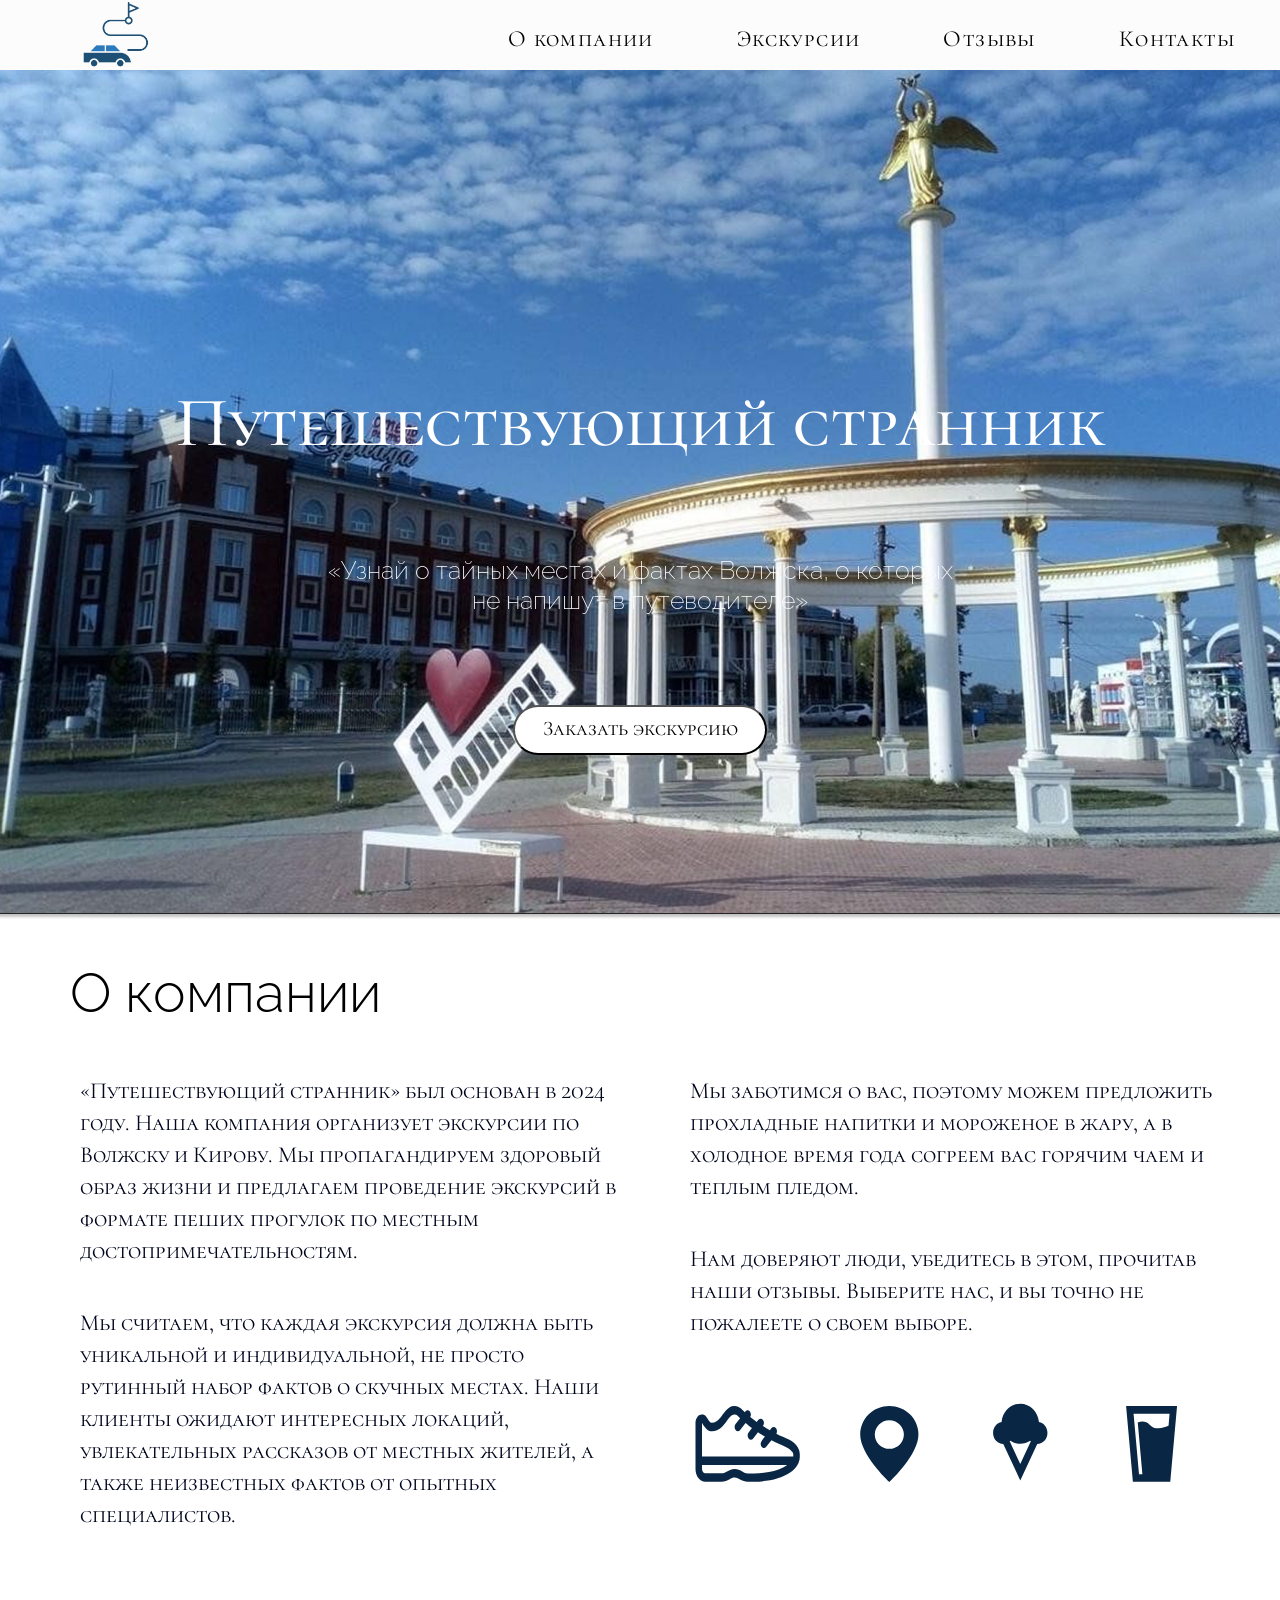
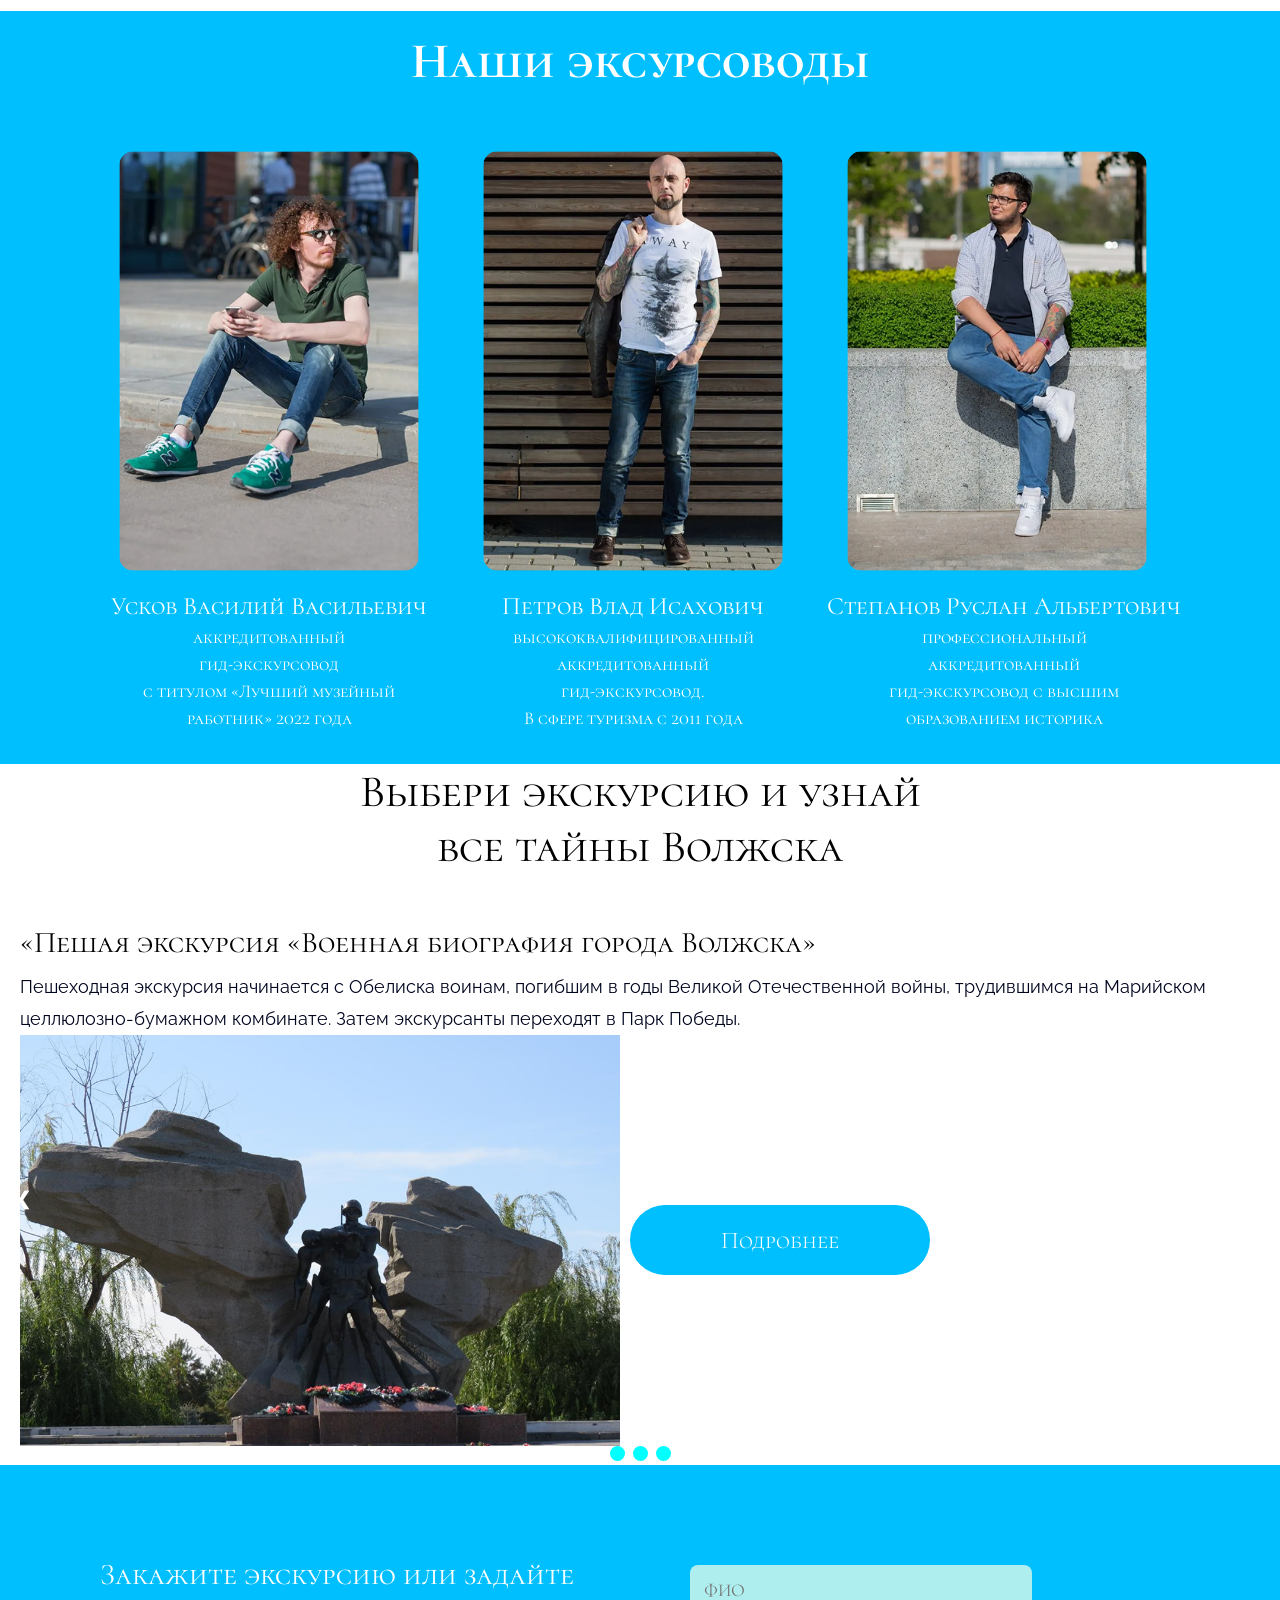
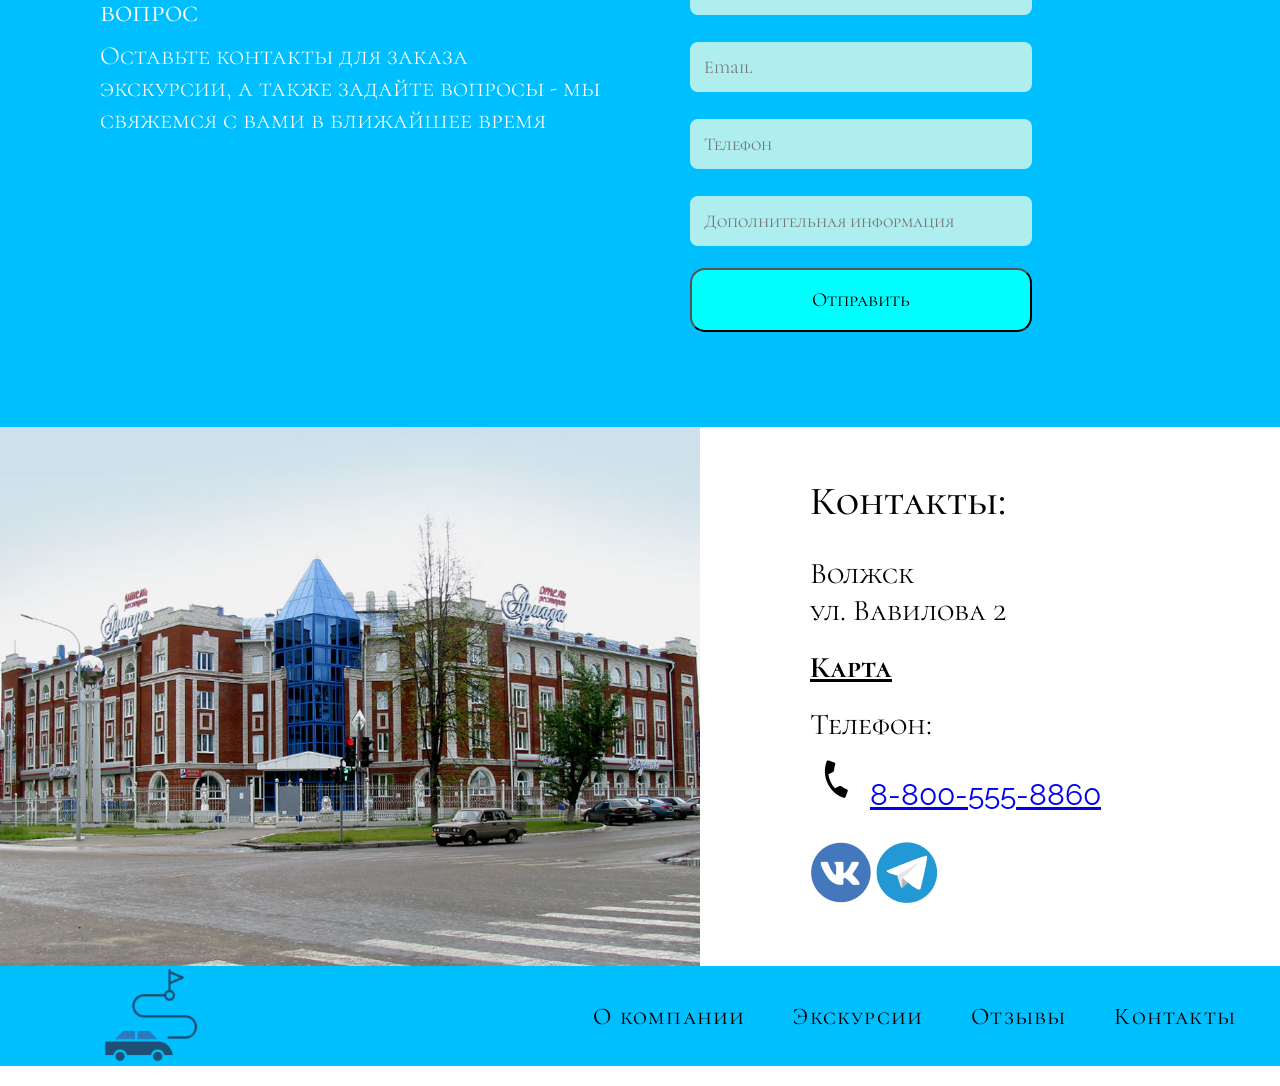
<file: Путешествующий странник/index.html>
<!DOCTYPE html>
<html lang="ru">

<head>
    <meta charset="UTF-8">
    <meta name="viewport" content="width=device-width, initial-scale=1.0">
    <link href="./JavaScript/css/style1.css" rel="stylesheet">
    <script src="./JavaScript/JavaScript.js"></script>
    <link rel="preconnect" href="https://fonts.googleapis.com">
    <link rel="preconnect" href="https://fonts.gstatic.com" crossorigin>
    <link href="https://fonts.googleapis.com/css2?family=Raleway:ital,wght@0,100..900;1,100..900&display=swap" rel="stylesheet">
    <link rel="preconnect" href="https://fonts.gstatic.com" crossorigin>
<link href="https://fonts.googleapis.com/css2?family=Cormorant+Unicase:wght@300;400;500;600;700&family=Gloria+Hallelujah&display=swap" rel="stylesheet">
    <title>Путешествующий странник</title>
</head>

<body>
    <header class="header">
        <div class="header__container">
            <img class="header__logo" src="./img/иконкалого.png" />
            
            <nav class="navigation">
                <a class="navigation__item" href="#company" title="о компании">О компании</a>
                <a class="navigation__item" href="#page-title" title="экскурсии">Экскурсии</a>
                <a class="navigation__item" href=".//card.html" title="отзывы">Отзывы</a>
                <a class="navigation__item" href="#footer_info" title="контакты">Контакты</a>
            </nav>
        </div>
    </header>

    <main>
        <div class="top_container" style="background-image: url(./img/image50.png);">
            <div class="top__side" >
                <h1 class="top__title">Путешествующий странник</h1>
                <h2 class="top__subtitle">«Узнай о тайных местах и фактах Волжска, 
                    о которых не напишут в путеводителе»
                </h2>
                <button class="header__button">
                    <a class="excursion" href="#form">Заказать экскурсию</a>
                </button>
            </div>
        </div>


        <div id="company">
            <div class="company">
                <p>О компании</p>
            </div>
            <div class="textcols">
                <div class="textcols-item">
                    <p class="textcols-item_text">«Путешествующий странник» был основан в 2024 году. Наша компания организует экскурсии по Волжску и Кирову. Мы пропагандируем здоровый образ жизни и предлагаем проведение экскурсий в формате пеших прогулок по местным достопримечательностям.
                    </p>
                    <p class="textcols-item_text">Мы считаем, что каждая экскурсия должна быть уникальной и индивидуальной, не просто рутинный набор фактов о скучных местах. Наши клиенты ожидают интересных локаций, увлекательных рассказов от местных жителей, а также неизвестных фактов от опытных специалистов.</p>
                </div>

                <div class="textcols-item">
                    <p class="textcols-item_text">Мы заботимся о вас, поэтому можем предложить
                        прохладные напитки и мороженое в жару, а в холодное время года согреем вас горячим чаем и теплым
                        пледом.</p>

                    <p class="textcols-item_text">Нам доверяют люди, убедитесь в этом, прочитав наши отзывы.
                        Выберите нас, и вы точно не пожалеете о своем выборе.</p>

                    <div class="img">
                        <img src="./icon/Vector.svg" alt="Ноги" />
                        <img src="./icon/bi_geo-alt-fill.svg" alt="Карта" />
                        <img src="./icon/mdi_ice-cream.svg" alt="Мороженое" />
                        <img src="./icon/mdi_cup-full.svg" alt="Стоканчик" />
                    </div>
                </div>
            </div>
        </div>

        <div class="photos">
            <div class="photos_guide">
                <h3 class="photos_guide_title">Наши эксурсоводы</h3>
                <a href="#"><img src="./img/Усков Василий.png"class="img">
                    <p class="guide_title">Усков Василий Васильевич</p>
                    <ul class="guide_text"> аккредитованный </ul>
                    <ul class="guide_text"> гид-экскурсовод </ul>
                    <ul class="guide_text"> с титулом «Лучший музейный</ul>
                    <ul class="guide_text"> работник» 2022 года </ul>
                </a>

                <a href="#"><img src="./img/Петров Влад.png" class="img">
                    <p class="guide_title">Петров Влад Исахович</p>
                    <ul class="guide_text"> высококвалифицированный</ul>
                    <ul class="guide_text"> аккредитованный</ul>
                    <ul class="guide_text"> гид-экскурсовод.</ul>
                    <ul class="guide_text"> В сфере туризма с 2011 года</ul>
                </a>

                <a href="#"><img src="./img/Степанов Руслан.png" class="img">
                    <p class="guide_title">Степанов Руслан Альбертович</p>
                    <ul class="guide_text"> профессиональный</ul>
                    <ul class="guide_text"> аккредитованный</ul>
                    <ul class="guide_text"> гид-экскурсовод с высшим </ul>
                    <ul class="guide_text"> образованием историка</ul>
                </a>
            </div>
        </div>


       <div>
  <div id="page-title">
    <p class="page-title1">Выбери экскурсию и узнай</p>
    <p class="page-title1">все тайны Волжска </p>
  </div>

  <div class="slideshow-container">
    <!-- Первый слайд -->
    <div class="mySlides fade" style="display: block;">
      <div class="column_text">
        <p class="park_name"> «Пешая экскурсия «Военная биография города Волжска»</p>
        <p class="park__title"> Пешеходная экскурсия начинается с Обелиска воинам, погибшим в 
            годы Великой Отечественной войны, трудившимся на Марийском целлюлозно-бумажном комбинате. 
            Затем экскурсанты переходят в Парк Победы.</p>

            <div class="horizontal-container">
 <img class="main-foto" src="./img/image 57.png" alt="Парк" width="600">
  <a class="slider_button" href=".//descT.html">Подробнее</a>
            </div>
            
       
      </div>
      
    </div>
    <!-- Второй слайд -->
    <div class="mySlides fade" style="display: none;">
      <div class="column_text">
        <p class="park_name"> «Изумительный поход» </p>
        <p class="park__title"> Прогулки по бульварам столицы, набережной и площади</p>

        <div class="horizontal-container">
         <img class="main-foto" src="./img/image 55.png" alt="Парк" width="600">
        <a class="slider_button" href=".//descT2.html">Подробнее</a>
           </div>
      </div>
     
    </div>
    <!-- Третий слайд -->
    <div class="mySlides fade" style="display: none;">
      <div class="column_text">
        <p class="park_name"> «Горячий источник» </p>
        <p class="park__title"> Прогулки по горам и историческим местам</p>

        <div class="horizontal-container">
         <img class="main-foto" src="./img/Парк.png" alt="Горы" width="600">
        <a class="slider_button" href=".//descT2.html">Подробнее</a>
          </div>
      </div>
     
    </div>
<!-- Навигационные стрелки -->
<a class="prev" onclick="plusSlides(-1)">❮</a>
<a class="next" onclick="plusSlides(1)">❯</a>

<!-- Точки навигации -->
<div style="text-align:center">
  <span class="dot" onclick="currentSlide(1)"></span>
  <span class="dot" onclick="currentSlide(2)"></span>
  <span class="dot" onclick="currentSlide(3)"></span>
</div>
            
  
    </div>

        <div class="form" id="form" href="#image-block__overlay">
            <div class="questions">
                <p class="quality_title">Закажите экскурсию или задайте вопрос</p>
                <p class="quality_text">Оставьте контакты для заказа экскурсии, а также задайте вопросы - мы свяжемся с
                    вами в ближайшее время</p>
            </div>
            <div class="container">
                <form class="form_container" action="/action_page.php">
                    <input type="text" placeholder="ФИО" name="ФИО" required>
                    <input type="text" placeholder="Email" name="email" required>
                    <input type="password" placeholder="Телефон" name="Телефон" required>
                    <input type="password" placeholder="Дополнительная информация" name="Дополнительная информация"
                        required>
                    <button type="submit" class="registerbtn">Отправить</button>
            </div>
            </form>
        </div>
        </div>


        <div class="footer_info" id="footer_info">
            <div class="content_image">
                <img class="works" img src="./img/image 56.png" alt="Город" width="700" />
            </div>
            <div class="content_info">
                <p class="title-main">Контакты:</p>
                <p class="first-element_address">Волжск</p>
                <p class="second-element_address">ул. Вавилова 2</p>
                <a href="https://www.google.com.co/maps/place/%D1%83%D0%BB.+%D0%92%D0%B0%D0%B2%D0%B8%D0%BB%D0%BE%D0%B2%D0%B0,+2,+%D0%92%D0%BE%D0%BB%D0%B6%D1%81%D0%BA,+%D0%A0%D0%B5%D1%81%D0%BF.+%D0%9C%D0%B0%D1%80%D0%B8%D0%B9+%D0%AD%D0%BB,+%D0%A0%D0%BE%D1%81%D1%81%D0%B8%D1%8F,+425001/@55.8643843,48.3396199,17.5z/data=!4m15!1m8!3m7!1s0x415be6c81abd37f3:0x654861b95573b1ac!2z0LMuINCS0L7Qu9C20YHQuiwg0JLQvtC70LbRgdC6LCDQoNC10YHQvy4g0JzQsNGA0LjQuSDQrdC7LCDQoNC-0YHRgdC40Y8!3b1!8m2!3d55.8722648!4d48.3568776!16s%2Fg%2F1232gc944!3m5!1s0x415be6c121c5b9c7:0x902a68ffc839db77!8m2!3d55.8632446!4d48.3425341!16s%2Fg%2F11c4pdkbvm?entry=ttu&g_ep=EgoyMDI1MDQxNi4xIKXMDSoASAFQAw%3D%3D" class="map">Карта</a>
                <p class="telephone">Телефон:</p>
                <div class="phone">
                    <img src="./icon/Телефон.svg" alt="телефон" />
                    <a href="tel:8-800-555-8860">8-800-555-8860</a>
                </div>
                <div class="icon">
                    <a href="https://vkvideo.ru/video-18671629_456239252" target="blank"><img class="box_vk"
                            src="./icon/Вк.png" alt="vk"></a>
                    <a href="https://t.me/s/overhear_volzsk" target="_blank"><img class="box_tg" src="./icon/Телеграмм.png"
                            alt="tg"></a>
                </div>
            </div>
        </div>
    </main>

    <footer>
        <div class="footer__container">
            <img class="footer__logo" src="./img/иконкалого.png" title="logo" alt="black_tattoo" />
            <nav class="footer">
                <a class="footer__item" href="#" title="о компании">О компании</a>
                <a class="footer__item" href="#" title="экскурсии">Экскурсии</a>
                <a class="footer__item" href="#" title="отзывы">Отзывы</a>
                <a class="footer__item" href="#" title="контакты">Контакты</a>
            </nav>
        </div>
    </footer>
</body>

</html>
</file>
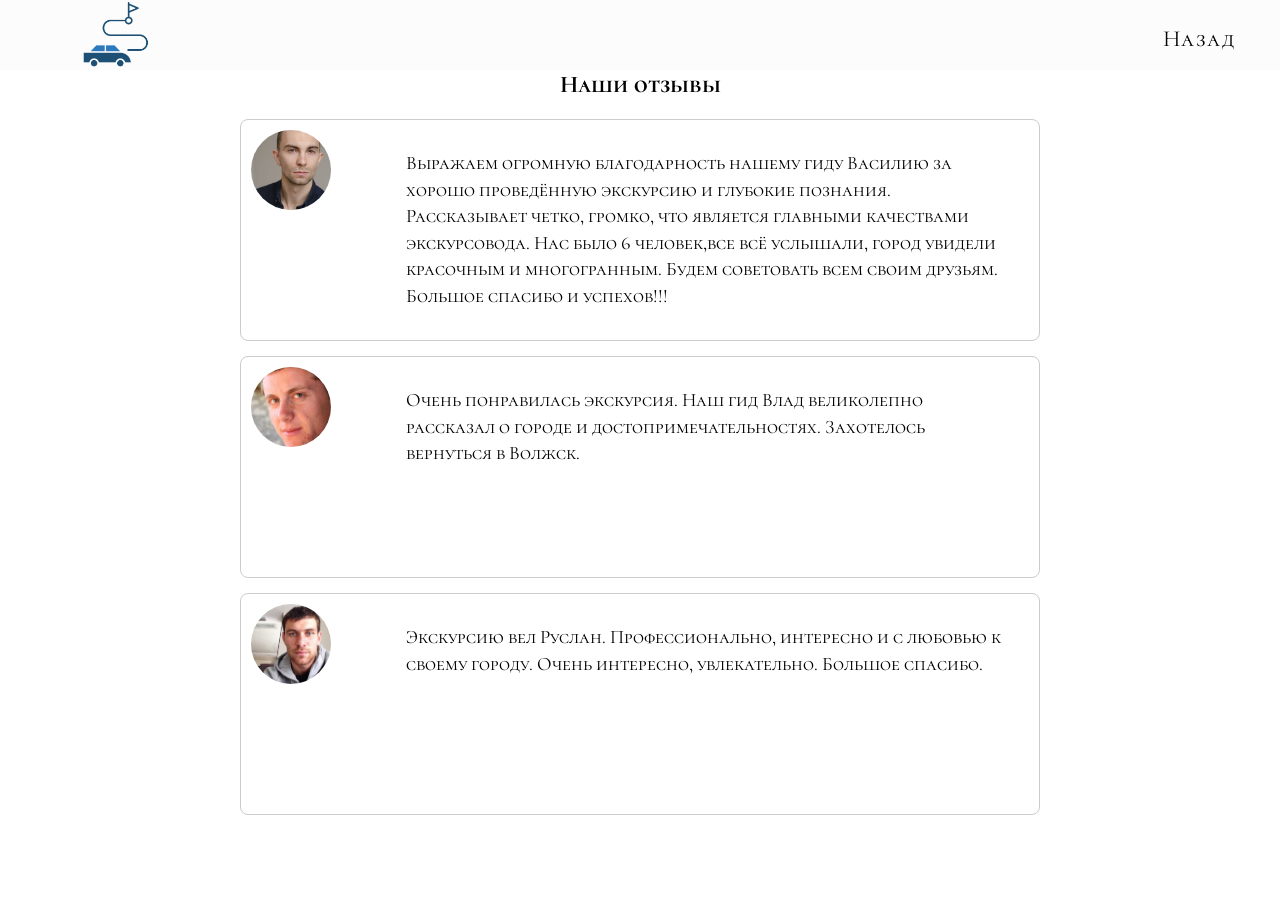
<file: Путешествующий странник/card.html>
<!DOCTYPE html>
<html>
<head>
    <meta charset='utf-8'>
    <meta http-equiv='X-UA-Compatible' content='IE=edge'>
    <title>Отзывы</title>
    <meta name='viewport' content='width=device-width, initial-scale=1'>
    <link href="./JavaScript/css/style1.css" rel="stylesheet">
    <script src="./JavaScript/JavaScript.js"></script>
    <link rel="preconnect" href="https://fonts.googleapis.com">
    <link rel="preconnect" href="https://fonts.gstatic.com" crossorigin>
    <link href="https://fonts.googleapis.com/css2?family=Raleway:ital,wght@0,100..900;1,100..900&display=swap" rel="stylesheet">
    <link rel="preconnect" href="https://fonts.gstatic.com" crossorigin>
<link href="https://fonts.googleapis.com/css2?family=Cormorant+Unicase:wght@300;400;500;600;700&family=Gloria+Hallelujah&display=swap" rel="stylesheet">
</head>
<body>
    <header class="header">
        <div class="header__container">
            <img class="header__logo" src="./img/иконкалого.png" />
            <nav class="navigation">
    
                <a class="navigation__item" href=".//index.html" title="экскурсии">Назад</a>
               
            </nav>
        </div>
    </header>
    <style>
  .reviews-container {
      display: flex;
      flex-direction: column;
      align-items: center; /* Центрируем по горизонтали */
      max-width: 800px; /* Ограничиваем ширину контейнера */
      margin: 0 auto; /* Центрируем контейнер */
  }


  .card-title {
      font-size: 24px;
      font-weight: bold;
      margin-bottom: 20px; /* Отступ снизу от заголовка */
      text-align: center; /* Центрируем заголовок */
  }


  .card {
      border: 1px solid #ccc;
      border-radius: 8px;
      padding: 10px;
      margin-bottom: 15px;
      width: 100%; /* Занимает всю ширину контейнера */
      box-sizing: border-box; /* Включаем padding в ширину */
      display: flex;
      align-items: flex-start; /* Выравниваем элементы по верху */
  }

  .card-image {
      width: 80px; /* Задайте нужную ширину */
      height: 80px; /* Задайте нужную высоту */
      border-radius: 50%; /* Делаем изображение круглым */
      object-fit: cover; /*  Убедитесь, что картинка не растягивается */
      margin-right: 15px; /* Отступ между картинкой и текстом */
  }

  .card-body {
      flex-grow: 1; /*  Разрешаем занимать оставшееся пространство */
  }

  .card-text {
      margin: 0;
      line-height: 1.4; /*  Улучшаем читаемость */
  }
</style>
</head>
<body>

  <div class="reviews-container">
    <p class="card-title"> Наши отзывы </p>

    <div class="card">
      <img src="img/1358377.jpg антонов.jpg"Фото пользователя" class="card-image">
      <div class="card-body">
        <p class="card-text">
          Выражаем огромную благодарность нашему гиду Василию за хорошо проведённую экскурсию и глубокие
          познания. Рассказывает четко, громко, что является главными качествами экскурсовода. Нас
          было 6
          человек,все всё услышали, город увидели красочным и многогранным. Будем советовать всем
          своим
          друзьям. Большое спасибо и успехов!!!
        </p>
      </div>
    </div>

    <div class="card">
      <img src="img/a8e735c614c8f35e03c975706dc2de28.jpg антонов 2.jpg" alt="Фото пользователя" class="card-image">
      <div class="card-body">
        <p class="card-text">
          Очень понравилась экскурсия. Наш гид Влад великолепно рассказал о городе и
          достопримечательностях. Захотелось вернуться в Волжск.
        </p>
      </div>
    </div>

    <div class="card">
      <img src="img/1965081510_huge.jpg антонгов 3.jpg" alt="Фото пользователя" class="card-image">
      <div class="card-body">
        <p class="card-text">
          Экскурсию вел Руслан. Профессионально, интересно и с любовью к своему городу. Очень
          интересно,
          увлекательно. Большое спасибо.
        </p>
      </div>
    </div>
  </div>
</body>
</html>
</file>
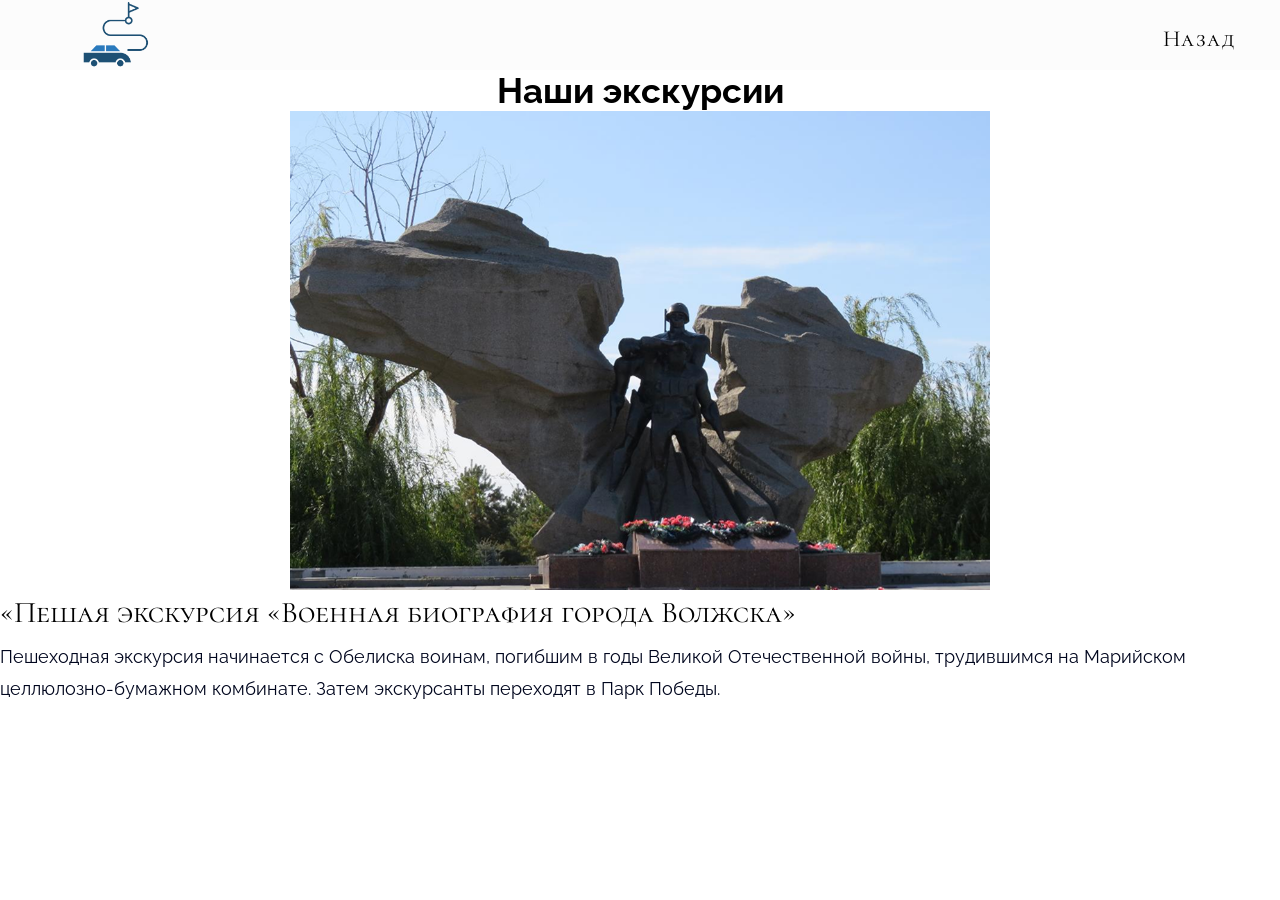
<file: Путешествующий странник/descT.html>
<!DOCTYPE html>
<html>
<head>
    <meta charset='utf-8'>
    <meta http-equiv='X-UA-Compatible' content='IE=edge'>
    <title>Экскурсии</title>
    <meta name='viewport' content='width=device-width, initial-scale=1'>
    <link href="./JavaScript/css/style1.css" rel="stylesheet">
    <script src="./JavaScript/JavaScript.js"></script>
    <link rel="preconnect" href="https://fonts.googleapis.com">
    <link rel="preconnect" href="https://fonts.gstatic.com" crossorigin>
    <link href="https://fonts.googleapis.com/css2?family=Raleway:ital,wght@0,100..900;1,100..900&display=swap" rel="stylesheet">
    <link rel="preconnect" href="https://fonts.gstatic.com" crossorigin>
<link href="https://fonts.googleapis.com/css2?family=Cormorant+Unicase:wght@300;400;500;600;700&family=Gloria+Hallelujah&display=swap" rel="stylesheet">
</head>
<body>
    <header class="header">
        <div class="header__container">
            <img class="header__logo" src="./img/иконкалого.png" />
            <nav class="navigation">
    
                <a class="navigation__item" href=".//index.html" title="экскурсии">Назад</a>
               
            </nav>
        </div>
    </header>
    <h1 style="font-size: 35px;text-align: center;">Наши экскурсии</h1>
    <div class="column_text1" style="text-align: center;">
        <img class="main-foto" style="text-align: center;background-position: center;" src="./img/image 57.png" alt="Часы" width="700">
        <p class="park_name"> «Пешая экскурсия «Военная биография города Волжска»</p>
        <p class="park__title"> Пешеходная экскурсия начинается с Обелиска воинам, погибшим в годы Великой Отечественной войны, трудившимся на Марийском целлюлозно-бумажном комбинате. Затем экскурсанты переходят в Парк Победы.</p>
       
    </div>
</body>
</html>
</file>
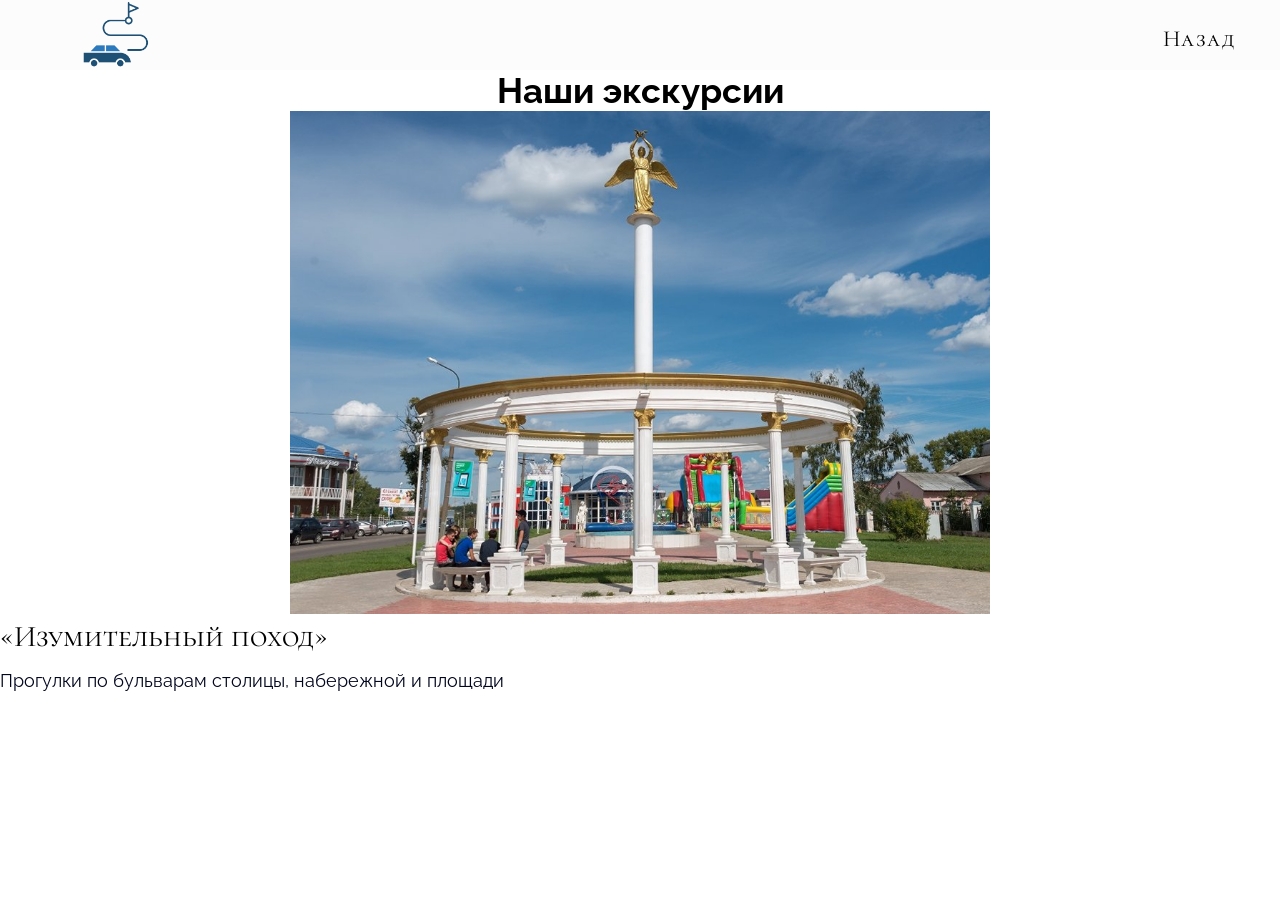
<file: Путешествующий странник/descT2.html>
<!DOCTYPE html>
<html>
<head>
    <meta charset='utf-8'>
    <meta http-equiv='X-UA-Compatible' content='IE=edge'>
    <title>Экскурсии</title>
    <meta name='viewport' content='width=device-width, initial-scale=1'>
    <link href="./JavaScript/css/style1.css" rel="stylesheet">
    <script src="./JavaScript/JavaScript.js"></script>
    <link rel="preconnect" href="https://fonts.googleapis.com">
    <link rel="preconnect" href="https://fonts.gstatic.com" crossorigin>
    <link href="https://fonts.googleapis.com/css2?family=Raleway:ital,wght@0,100..900;1,100..900&display=swap" rel="stylesheet">
    <link rel="preconnect" href="https://fonts.gstatic.com" crossorigin>
<link href="https://fonts.googleapis.com/css2?family=Cormorant+Unicase:wght@300;400;500;600;700&family=Gloria+Hallelujah&display=swap" rel="stylesheet">
</head>
<body>
    <header class="header">
        <div class="header__container">
            <img class="header__logo" src="./img/иконкалого.png" />
            <nav class="navigation">
    
                <a class="navigation__item" href=".//index.html" title="экскурсии">Назад</a>
               
            </nav>
        </div>
    </header>
    <h1 style="font-size: 35px;text-align: center;">Наши экскурсии</h1>
    <div class="column_text2" style="text-align: center;">
        <img class="main-foto" src="./img/image 55.png" alt="Парк" width="700">
        <div class="column_text1 " style="text-align: center;">
            <p class="park_name"> «Изумительный поход» </p>
            <p class="park__title"> Прогулки по бульварам столицы, набережной и площади</p>
            <div>
       
    </div>
</body>
</html>
</file>
<file: Путешествующий странник/JavaScript/css/style1.css>
* {
     margin: 0;
     padding: 0;
     box-sizing: border-box;
     font-family: "Raleway", sans-serif;
     
 }

 .body {
     max-width: 100%;
     height: 126px;
     flex-shrink: 0;
     background: #FCFCFC;
     font-family: "Raleway", sans-serif;
     font-optical-sizing: auto;
    
 }

 /*header*/
 .header__container {
     background: #FCFCFC;
     width: 100%;
     flex-shrink: 0;
     align-items: center;
     display: flex;
     justify-content: space-between;
     font-size: 30px;
     font-weight: 100;
     font-family: "Cormorant Unicase", serif;
     color: #000;
     
    
 }

 .header__logo {
     padding-left: 80px;
     width: 150px;
     
 }

 .navigation__item {
     margin-left: 30px;
     text-decoration: none;
     color: #000;
     font-family: "Cormorant Unicase", serif;
     font-size: 23px;
     font-weight: 400;
     letter-spacing: 1.4px;
     padding-right: 45px;
 }

 /*Первый блок с картинкой*/
 .top_container {
     display: flex;
     flex-direction: column;
     padding-top: 70px;
     
     background-size: cover;
     background-position: center;
     background-repeat: no-repeat;
     width: 100%;
     height: 850px;
     flex-shrink: 0;
 }

 .top__side {
     display: flex;
     flex-direction: column;
     align-items: center;
     margin-top: 240px;
 }

 .top__title {
     /*Преддожение 1, не могу подобрать нужный шрифт. Как в эскизе?*/
     color: #FFF;
     text-align: center;
     font-weight: 500;
     font-size: 70px;
     line-height: normal;
     font-family: "Cormorant Unicase", serif;
 }

 .top__subtitle {
     /*Преддожение 2*/
     color: #FCFCFC;
     text-align:center;
    font-family: "Raleway", sans-serif;
     font-size: 25px;
     font-weight: 200;
     line-height: normal;
     max-width: 633px;
     height: 150px;
     margin-top: 90px;
     box-shadow: #000;
 }

 .header__button {
     /*Кнопка Заказать экскурсию*/
     max-width: 450px;
     height: 50px;
     justify-content: center;
     align-items: center;
     padding: 13.355px 27.452px;
     border-radius: 50px;
     background: #FFF;
 }

 .excursion {
     /*Преддожение Заказать экскурсию*/
     color: #000;
     text-align: center;
     font-family: "Cormorant Unicase", serif;
     font-size: 20.71px;
     font-weight: 300px;
     line-height: 14.839px;
     text-decoration: none;
 }

 /*О компании*/
 .textcols {
     /*Сдесь начинают обяснение как я сделал колонки */
     display: flex;
     flex-wrap: wrap;
     width: 100%;
     gap: 60px;
     padding-left: 60px;
     padding-right: 60px;
     padding-bottom: 60px;
 }

 .textcols-item {
     display: flex;
     flex-direction: column;
     flex: 4;
     height: 48%;
 }

 .textcols-item_title+.textcols-item_text {
     text-align: left;
 }

 .company {
     /*Преддожение О компании*/
     color: #000;
     font-family: "Cormorant Unicase", serif;
     font-size: 55px;
     line-height: normal;
     font-weight: 300;
     margin: 40px 60px 30px 70px;
 }

 .textcols-item_text {
     /* Стили для текста в двух колках*/
     margin: 20px;
     width: 100%;
     /* Изменено на 100% */
     color: #00061E;
     font-family: "Cormorant Unicase", serif;
     font-size: 23px;
     line-height: 32px;
 }

 .img {
     /*Стили для трех картинок*/
     display: flex;
     flex-direction: row;
     justify-content: space-around;
     margin-top: 39px;
     margin-bottom: 25px;
 }

 /*Наши эксурсоводы*/
 /* Контейнер для фото */
.photos {
    text-align: center;  /* Центрирование всего содержимого */
    padding: 20px;
    background: #00BFFF;  /* Цвет фона для секции */
}

/* Каждый отдельный экскурсовод */
.photos a {
    display: inline-block;  /* Выравниваем все картинки по горизонтали */
    margin: 10px;           /* Отступы между карточками */
    text-decoration: none;  /* Убираем подчеркивание ссылок */
}

/* Стили для изображений */
.photos img {
    width: 100%;             /* Фотографии занимают всю доступную ширину */
    max-width: 300px;        /* Максимальная ширина */
    height: 420px;            /* Сохраняем пропорции изображения */
    border-radius: 15px;     /* Скругленные углы */
    margin: 20px 20px 20px 20px; /* Отступы слева и сверху */
}

/* Заголовок для каждого экскурсовода */
.photos_guide_title {
    color: #fff;
    font-family: "Cormorant Unicase", serif;
    font-size: 50px;          /* Размер заголовка увеличен до 50px */
    margin-bottom: 30px;      /* Добавляем отступ снизу */
    text-align: center;
}

/* Название экскурсовода */
.guide_title {
    color: #fff;
    font-family: "Cormorant Unicase", serif;
    font-size: 25px;          /* Размер текста для имени */
    line-height: normal;
    margin-top: 10px;
    text-align: center;
}

/* Описание под именем экскурсовода */
.guide_text {
    color: #fff;
    font-family: "Cormorant Unicase", serif;
    font-size: 18px;          /* Размер текста для описания */
    text-align: center;
    margin: 5px 0;
}

 .page-title {
     /*Стили для текста. Выбери экскурсию и узнай все тайны Марий Эл*/
     color: #000;
     font-family: "Cormorant Unicase", serif;
     text-align: center;
     font-size: 45px;
     font-weight: 150px;
     line-height: normal;
     margin-top: 50px;
     margin-bottom: auto;
 }

 .page-title1 {
     /*Стили для текста. Выбери экскурсию и узнай все тайны Марий Эл*/
     color: #000;
     font-family: "Cormorant Unicase", serif;
     text-align: center;
     font-size: 45px;
     font-weight: 200px;
     line-height: normal;
   
 }
 .column {
     display: flex;
     padding: 30px;
     flex-direction: column;
     align-items: flex-start;
 }

 .column_text {
     display: flex;
     margin-left: 20px;
     margin-top: 50px;
     flex-direction: column;
     align-items: flex-start;
 }

 .row {
     width: 100%;
     display: flex;
     flex-direction: row;
     gap: 60px;
     padding-left: 60px;
     padding-right: 60px;
     padding-bottom: 60px;
 }

 /* Slideshow container */
.slideshow-container {
    max-width: 100%;
    position: relative;
    margin: auto;
}

/* Стили для слайдов */
.mySlides {
    display: none;
    width: 100%;
    height: auto;
}

/* Next & previous buttons */
.prev,
.next {
    cursor: pointer;
    position: absolute;
    top: 50%;
    width: auto;
    padding: 16px;
    margin-top: -22px;
    color: white;
    font-weight: bold;
    font-size: 18px;
    transition: 0.6s ease;
    border-radius: 0 3px 3px 0;
}

/* Позиция "следующей кнопки" справа */
.next {
    right: 0;
    border-radius: 10px 0 0 3px;
}

/* При наведении добавляем затемнение */
.prev:hover,
.next:hover {
    background-color: rgba(0, 0, 0, 0.8);
}

/* Точки (буллеты) для навигации */
.dot {
    cursor: pointer;
    height: 15px;
    width: 15px;
    margin: 0 2px;
    background-color: #00FFFF;
    border-radius: 70%;
    display: inline-block;
    transition: background-color 0.6s ease;
}

/* Активная точка и hover */
.active,
.dot:hover {
    background-color: chartreuse;
}

/* Анимация плавного исчезновения */
.fade {
    -webkit-animation-name: fade;
    -webkit-animation-duration: 1.5s;
    animation-name: fade;
    animation-duration: 1.5s;
}

@-webkit-keyframes fade {
    from {
        opacity: 0.4;
    }
    to {
        opacity: 1;
    }
}

@keyframes fade {
    from {
        opacity: 0.4;
    }
    to {
        opacity: 1;
    }
}

/* Уменьшаем размер шрифта на маленьких экранах */
@media only screen and (max-width: 600px) {
    .prev,
    .next,
    .park__title,
    .park_name {
        font-size: 14px;
    }

    .dot {
        height: 12px;
        width: 12px;
    }
}

/* Очистка (для правильного отображения блока) */
.row::after {
    content: "";
    clear: both;
    display: table;
}

/* Стили для текста */
.park_name {
    color: #000;
    font-family: "Cormorant Unicase", serif;
    font-size: 30px;
    font-weight: 300px;
    line-height: normal;
    padding-bottom: 10px;
    text-align: left; /* По центру */
}

.park__title {
    color: #00061E;
    font-family: "Raleway", sans-serif;
    font-size: 18px;
    font-weight: 400;
    line-height: 32px;
    text-align: left; /* По центру */
}
/* Обертка для картинки и кнопки */
.horizontal-container {
  display: flex;
  align-items: center; /* по вертикали по центру */
  gap: 10px; /* расстояние между элементами, при необходимости */
}

.slider_button {
    display: flex;
    width: 300px;
    height: 70px;
    padding: 13px;
    justify-content: center;
    align-items: center;
    flex-shrink: 0;
    border-radius: 50px;
    background: #00BFFF;
    color: #FFF;
    text-decoration: none;
    text-align: top;
    font-family: "Cormorant Unicase", serif;
    font-size: 24px;
    font-weight: 300;
    margin-top: 40px;
    margin-bottom: 100px;
    justify-self: top; /* Центрирование кнопки */
    margin: 0 auto;
}


 /*Наши отзовы*/
 .card-title {
     /*Стили для текста Наши отзовы*/
     color: #000;
     font-family: "Cormorant Unicase", serif;
     font-size: 50px;
     text-align: center;
     font-weight: 400;
     line-height: normal;
 }

 .card {
    display: flex;
    flex-wrap: wrap; /* добавим перенос строк при нехватке места */
    justify-content: center; /* центрируем карточки */
    gap: 40px;
    padding: 60px;
}


.card-body {
    width: 400px;
    min-height: 200px;
    display: flex;
    flex-direction: column;
    justify-content: space-between;
    
    background-color: white;
    padding: 20px;
    box-sizing: border-box;
}

 .slider {
     display: flex;
     transition: transform 0.5s ease-in-out;
 }

 .card-text {
    color: #000;
    font-family: "Cormorant Unicase", serif;
    font-size: 19px;
    line-height: 1.4;
    margin: 0;
}


 .slider-container {
     position: relative;
     width: 600px;
     height: 400px;
     margin: 0 auto;
     overflow: hidden;
 }

 .slider {
     display: flex;
     transition: transform 0.5s ease-in-out;
 }

 .prev-button,
 .next-button {
     position: absolute;
     top: 50%;
     transform: translateY(-50%);
     width: 50px;
     height: 50px;
     background-color: transparent;
     border: none;
     font-size: 24px;
     color: #000;
 }

 .prev-button {
     left: 10px;
 }

 .next-button {
     right: 10px;
 }

 /*form*/
 .form {
     align-items: center;
     display: flex;
     justify-content: space-between;
     text-align: center;
     background: #00BFFF;
     height: 562px;
     gap: 40px;
     padding: 60px;
 }

 /* Контейнер для всей формы */
.container {
    display: flex;
    flex-direction: column;
    overflow: hidden;
    background-color: #00BFFF;
    width: 100%;            /* Занимает всю ширину экрана */
    max-width: 95%;         /* Ограничиваем максимальную ширину */
    margin: 0 auto;         /* Центрируем контейнер */
    padding-right: 4.5cm;   /* Уменьшаем правый отступ на 4.5 см */
}

/* Контейнер для формы */
.form_container {
    display: flex;
    flex-direction: column;
    width: 100%;  /* Форма занимает всю ширину контейнера */
}

/* Стили для текстовых полей */
input[type="text"],
input[type="password"] {
    padding: 14px;
    margin: 5px 0 22px 0;
    display: inline-block;
    border: none;
    flex-shrink: 0;
    border-radius: 8px;
    background: #AFEEEE;
    font-family: "Cormorant Unicase", serif;
    font-size: 18px;
    width: 100%; /* Поля занимают всю ширину контейнера */
}
 input[type=text],
 input[type=password] {
     padding: 14px;
     margin: 5px 0 22px 0;
     display: inline-block;
     border: none;
     flex-shrink: 0;
     border-radius: 8px;
     background:#AFEEEE ;
     font-family: "Cormorant Unicase", serif;
     font-size: 18px;
 }
 .form_container {
    display: flex;
    flex-direction: column;
    width: 95%; /* Уменьшаем ширину формы */
    margin-right: 5%; /* Добавляем небольшой отступ справа */
}

 .registerbtn {
     display: flex;
     width: 100%;
     padding: 18px 37px;
     justify-content: center;
     align-items: center;
     gap: 10px;
     flex-shrink: 0;
     border-radius: 15px;
     background: #00FFFF;
     font-family: "Cormorant Unicase", serif;
     font-size: 20px;
 }
 @media (max-width: 768px) {
    .card {
        flex-direction: column;
        align-items: center;
    }
}


 /*Контакты*/
 .footer_info {
     background: #000;
     display: flex;
     flex-direction: row;
 }

 .works {
     float: left;
 }

 .content_info {
     background: #FFF;
     margin: 0;
     padding: 0;
     width: 100%;
     display: flex;
     flex-direction: column;
 }

 .title-main {
     /*Стили для текста.Контакты:*/
     color: #000;
     font-family: "Cormorant Unicase", serif;
     font-size: 40px;
     font-weight: 500;
     line-height: normal;
     margin-left: 110px;
     margin-top: 50px;
 }

 .first-element_address {
     /*Стили для текста.г. Йошкар-Ола*/
     color: #000;
     font-family: "Cormorant Unicase", serif;
     font-size: 30px;
     font-weight: 400;
     line-height: normal;

     margin-left: 110px;
     margin-top: 30px;
 }

 .second-element_address {
     /*Стили для текста. Бульвар Чавайна 36*/
     color: #000;
     font-family: "Cormorant Unicase", serif;
     font-size: 30px;
     font-weight: 400;
     line-height: normal;
     margin-left: 110px;
     margin-bottom: 20px;
 }

 .map {
     /*Стили для текста.Карта*/
     color: #000;
     font-family: "Cormorant Unicase", serif;
     font-size: 30px;
     font-weight: 800;
     line-height: normal;
     margin-left: 110px;
     margin-bottom: 20px;
 }

 .telephone {
     /*Стили для текста.Телефон:*/
     color: #000;
     font-family: "Cormorant Unicase", serif;
     font-size: 30px;
     font-weight: 400;
     line-height: normal;
     margin-left: 110px;
     margin-bottom: 10px;
 }

 .phone {
     color: #000;
     font-family: "Raleway", sans-serif;
     font-size: 30px;
     font-weight: 400;
     line-height: normal;
     margin-left: 110px;
     margin-bottom: 30px;
     text-decoration: none;
 }

 .box_vk {
     display: inline-flex;
     margin-left: 110px;
 }

 .quality_title {
     width: 550px;
     text-align: left;
     margin-left: 40px;
     margin-top: -190px;
     color: #FFF;
     font-family: "Cormorant Unicase", serif;
     font-size: 30px;
     line-height: normal;
 }

 .quality_text {
     width: 504px;
     text-align: left;
     margin-left: 40px;
     color: #FFF;
     font-family: "Cormorant Unicase", serif;
     text-decoration:none;
     font-size: 26px;
     font-style: normal;
     font-weight: 180;
     line-height: 32px;
     margin-top: 10px;
 }

 .font {
     color: #404040;
     font-family: "Cormorant Unicase", serif;
     font-size: 32px;
     font-style: normal;
     font-weight: 400;
     line-height: normal;
 }

 /*Footer*/
 .footer__container {
     align-items: center;
     display: flex;
     justify-content: space-between;
     text-align: center;
     margin: 0 0 20px 0;
     overflow: hidden;
     background: #00BFFF;
 }

 .footer__logo {
     padding-left: 100px;
     width: 200px;
 }

 .footer__item {
     text-decoration: none;
     color: #000;
     font-family: "Cormorant Unicase", serif;
     font-size: 24px;
     font-weight: 400;
     letter-spacing: 1.2px;
     padding-right: 44px;
 }

 @media (max-width: 830px) {
     .form {
         display: flex;
         flex-direction: column;
         align-items: center;
         gap: 100px;
     }

     .questions {
         display: flex;
         flex-direction: column;
         align-items: center;
         gap: 100px;

     }
 }

 @media (max-width: 830px) {
     .footer {
         display: flex;
         flex-direction: column;
         align-items: center;
         gap: 100px;
     }
 }

 @media (max-width: 440px) {
     .footer__navigation {
         display: flex;
         flex-direction: column;
     }
     .cormorant-unicase-light {
        font-family: "Cormorant Unicase", serif;
        font-weight: 300;
        font-style: normal;
      }
 }
 .swiper {
    width: 100%;
    height: 400px;
    margin-bottom: 50px;
  }
  
  .swiper-slide {
    display: flex;
    flex-direction: column;
    align-items: center;
    justify-content: center;
    text-align: center;
  }
  
  .swiper-slide img {
    width: 100%;
    height: 250px;
    object-fit: cover;
    border-radius: 12px;
  }
  
  .swiper-slide h3 {
    margin: 10px 0 5px;
    font-size: 1.5em;
    color: #333;
  }
  
  .swiper-slide p {
    color: #666;
  }
</file>
